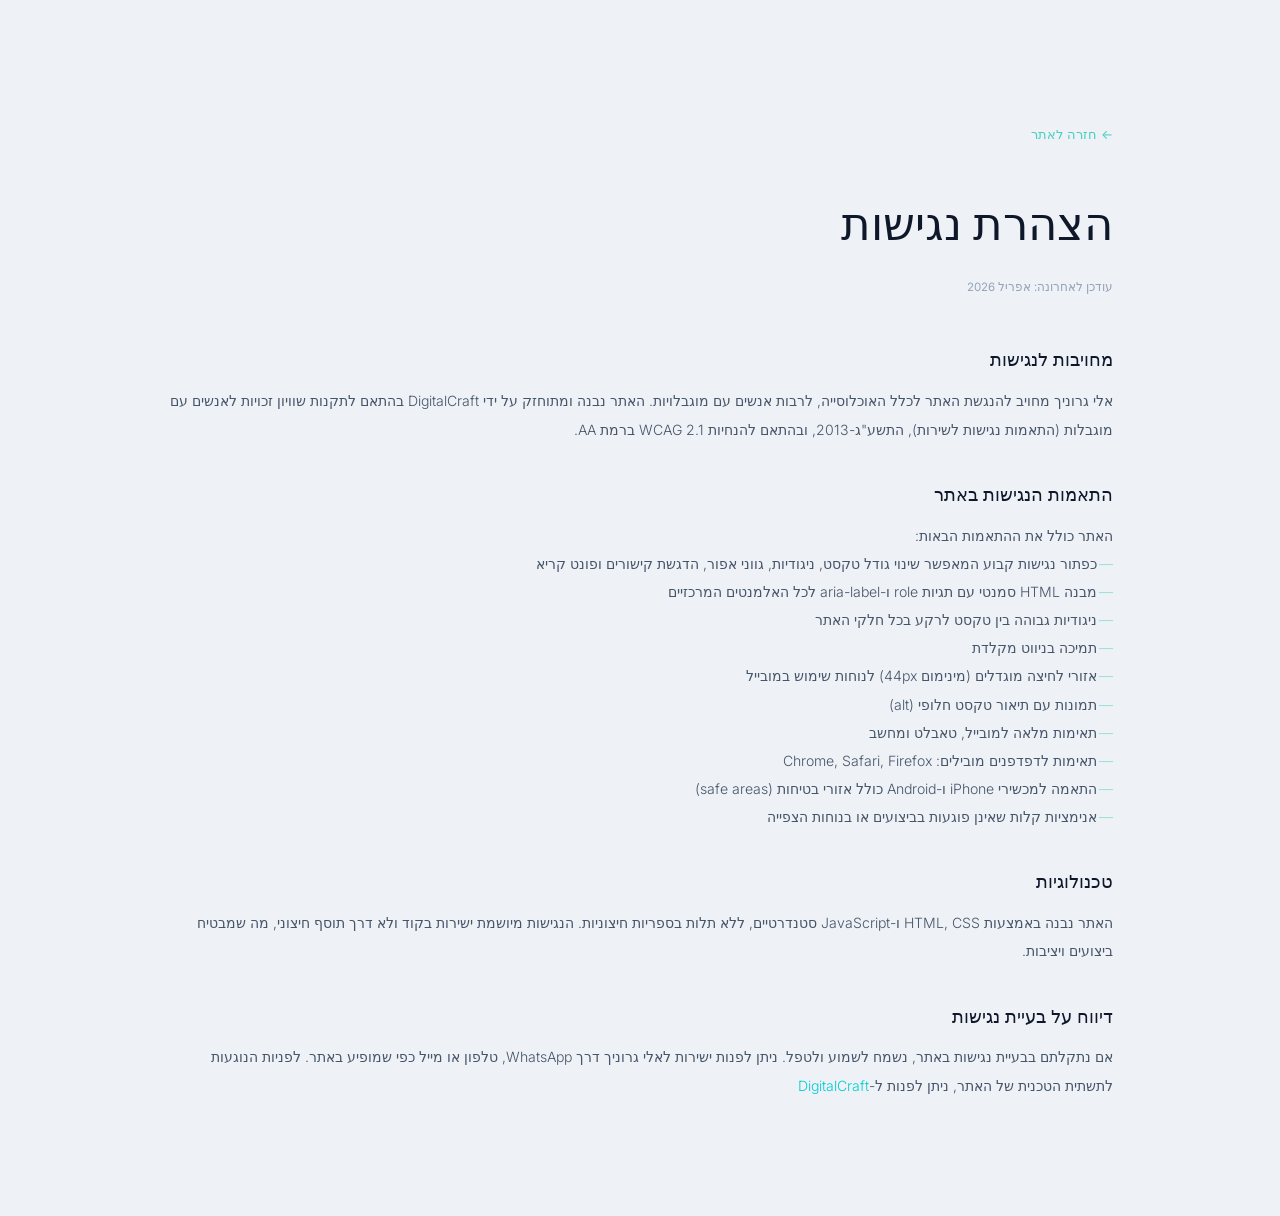
<file: accessibility.html>
<!DOCTYPE html>
<html lang="he" dir="rtl">
<head>
    <meta charset="UTF-8">
    <meta name="viewport" content="width=device-width, initial-scale=1.0, viewport-fit=cover">
    <title>הצהרת נגישות | אלי גרוניך</title>
    <link rel="preconnect" href="https://fonts.googleapis.com">
    <link rel="preconnect" href="https://fonts.gstatic.com" crossorigin>
    <link href="https://fonts.googleapis.com/css2?family=Frank+Ruhl+Libre:wght@300;400;500;700&family=Inter:wght@300;400;500;600&display=swap" rel="stylesheet">
    <link rel="stylesheet" href="style.css">
    <style>
        .legal-page { min-height: 100vh; padding: 120px 0 80px; }
        .legal-back { display: inline-flex; align-items: center; gap: 8px; font-size: 0.8rem; color: #00C2A8; margin-bottom: 40px; transition: opacity 0.3s; opacity: 0.7; }
        .legal-back:hover { opacity: 1; }
        .legal-title { font-family: var(--font-hebrew); font-size: clamp(1.8rem, 4vw, 2.8rem); font-weight: 300; margin-bottom: 16px; }
        .legal-date { font-size: 0.72rem; color: var(--text-muted); margin-bottom: 48px; }
        .legal-section { margin-bottom: 36px; }
        .legal-section h2 { font-family: var(--font-hebrew); font-size: 1.1rem; font-weight: 400; color: var(--text); margin-bottom: 12px; }
        .legal-section p { font-size: 0.88rem; color: var(--text-secondary); line-height: 2; font-weight: 300; }
        .legal-section ul { list-style: none; padding: 0; }
        .legal-section li { font-size: 0.88rem; color: var(--text-secondary); line-height: 2; font-weight: 300; padding-right: 16px; position: relative; }
        .legal-section li::before { content: '—'; position: absolute; right: 0; color: #00C2A8; opacity: 0.4; }
    </style>
</head>
<body>
    <div class="legal-page">
        <div class="container">
            <a href="index.html" class="legal-back">← חזרה לאתר</a>
            <h1 class="legal-title">הצהרת נגישות</h1>
            <p class="legal-date">עודכן לאחרונה: אפריל 2026</p>

            <div class="legal-section">
                <h2>מחויבות לנגישות</h2>
                <p>
                    אלי גרוניך מחויב להנגשת האתר לכלל האוכלוסייה, לרבות אנשים עם מוגבלויות.
                    האתר נבנה ומתוחזק על ידי DigitalCraft בהתאם לתקנות שוויון זכויות לאנשים
                    עם מוגבלות (התאמות נגישות לשירות), התשע"ג-2013,
                    ובהתאם להנחיות WCAG 2.1 ברמת AA.
                </p>
            </div>

            <div class="legal-section">
                <h2>התאמות הנגישות באתר</h2>
                <p>האתר כולל את ההתאמות הבאות:</p>
                <ul>
                    <li>כפתור נגישות קבוע המאפשר שינוי גודל טקסט, ניגודיות, גווני אפור, הדגשת קישורים ופונט קריא</li>
                    <li>מבנה HTML סמנטי עם תגיות role ו-aria-label לכל האלמנטים המרכזיים</li>
                    <li>ניגודיות גבוהה בין טקסט לרקע בכל חלקי האתר</li>
                    <li>תמיכה בניווט מקלדת</li>
                    <li>אזורי לחיצה מוגדלים (מינימום 44px) לנוחות שימוש במובייל</li>
                    <li>תמונות עם תיאור טקסט חלופי (alt)</li>
                    <li>תאימות מלאה למובייל, טאבלט ומחשב</li>
                    <li>תאימות לדפדפנים מובילים: Chrome, Safari, Firefox</li>
                    <li>התאמה למכשירי iPhone ו-Android כולל אזורי בטיחות (safe areas)</li>
                    <li>אנימציות קלות שאינן פוגעות בביצועים או בנוחות הצפייה</li>
                </ul>
            </div>

            <div class="legal-section">
                <h2>טכנולוגיות</h2>
                <p>
                    האתר נבנה באמצעות HTML, CSS ו-JavaScript סטנדרטיים,
                    ללא תלות בספריות חיצוניות. הנגישות מיושמת ישירות בקוד
                    ולא דרך תוסף חיצוני, מה שמבטיח ביצועים ויציבות.
                </p>
            </div>

            <div class="legal-section">
                <h2>דיווח על בעיית נגישות</h2>
                <p>
                    אם נתקלתם בבעיית נגישות באתר, נשמח לשמוע ולטפל.
                    ניתן לפנות ישירות לאלי גרוניך דרך WhatsApp, טלפון או מייל
                    כפי שמופיע באתר.
                    לפניות הנוגעות לתשתית הטכנית של האתר, ניתן לפנות ל-<a href="https://digitalcraft.co.il/" target="_blank" style="color: #00CED1;">DigitalCraft</a>
                </p>
            </div>
        </div>
    </div>
</body>
</html>
</file>
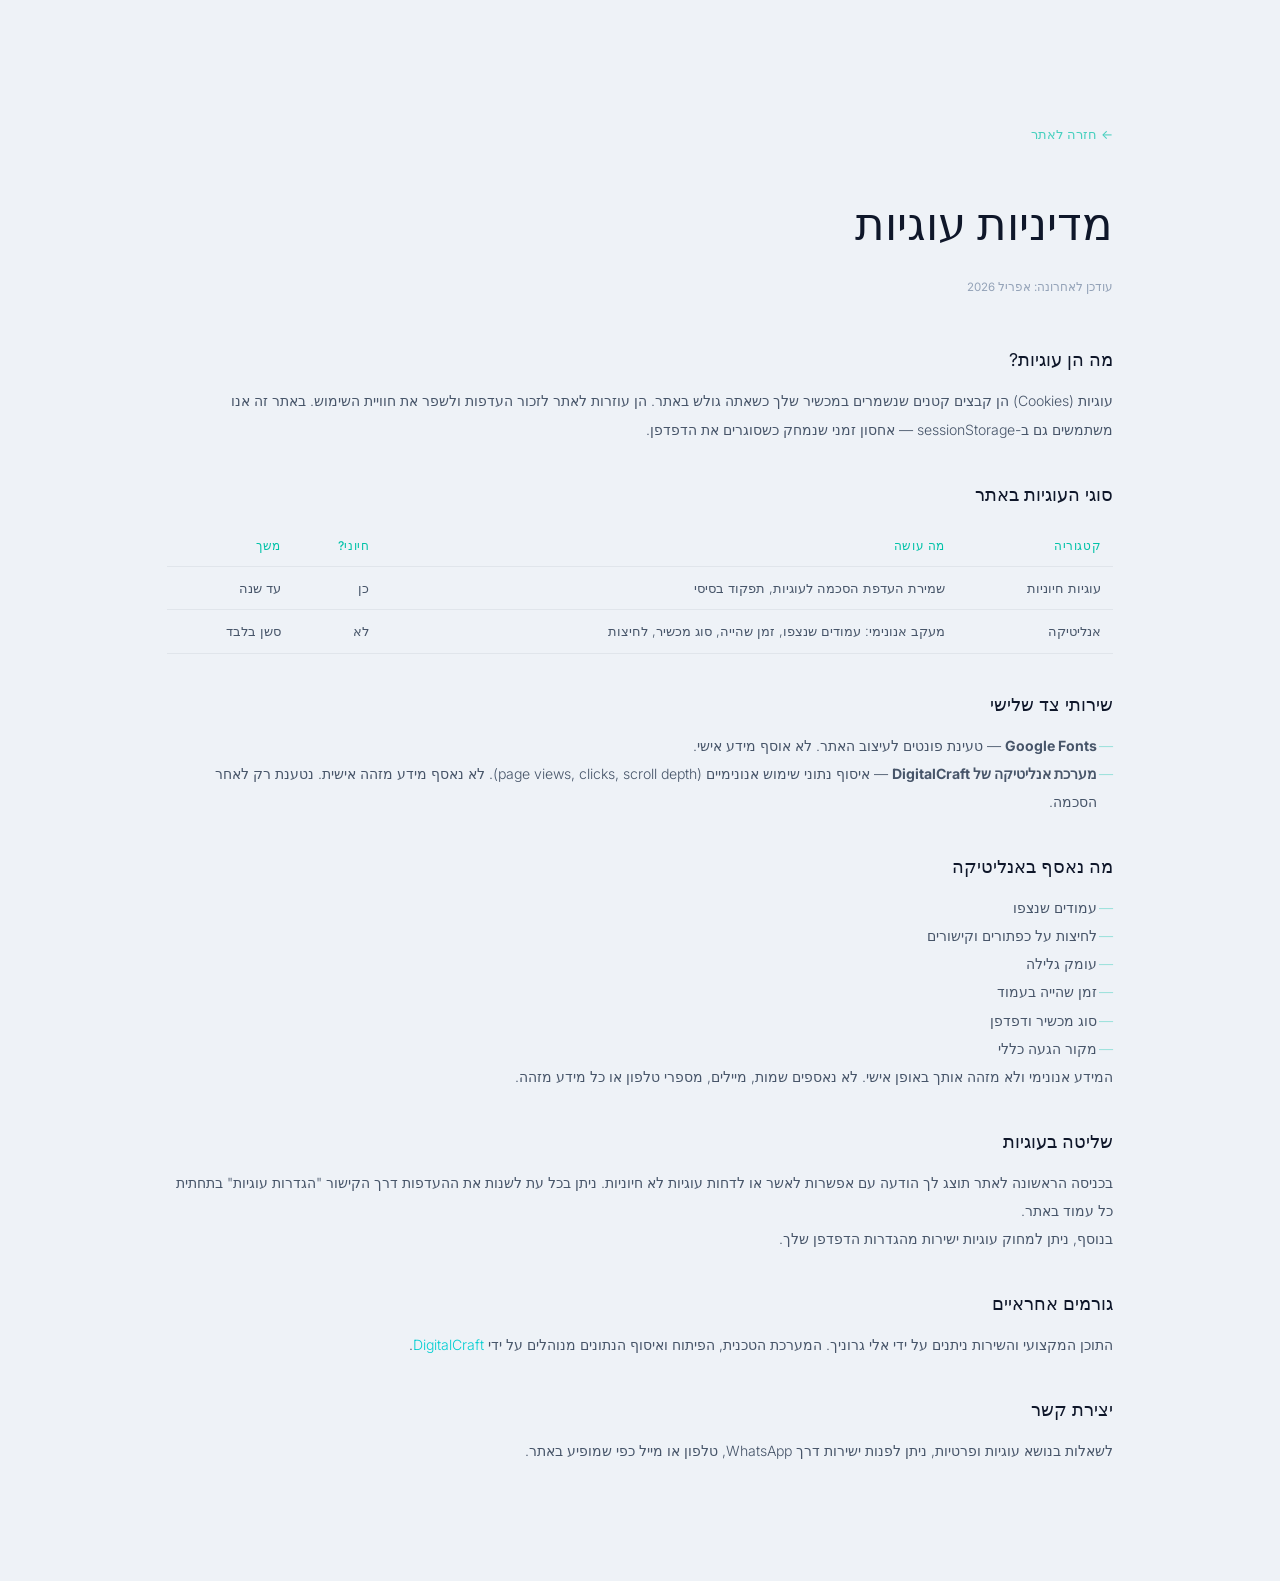
<file: cookies.html>
<!DOCTYPE html>
<html lang="he" dir="rtl">
<head>
    <meta charset="UTF-8">
    <meta name="viewport" content="width=device-width, initial-scale=1.0, viewport-fit=cover">
    <title>מדיניות עוגיות | אלי גרוניך</title>
    <link rel="preconnect" href="https://fonts.googleapis.com">
    <link rel="preconnect" href="https://fonts.gstatic.com" crossorigin>
    <link href="https://fonts.googleapis.com/css2?family=Frank+Ruhl+Libre:wght@300;400;500;700&family=Inter:wght@300;400;500;600&display=swap" rel="stylesheet">
    <link rel="stylesheet" href="style.css">
    <style>
        .legal-page { min-height: 100vh; padding: 120px 0 80px; }
        .legal-back { display: inline-flex; align-items: center; gap: 8px; font-size: 0.8rem; color: #00C2A8; margin-bottom: 40px; transition: opacity 0.3s; opacity: 0.7; }
        .legal-back:hover { opacity: 1; }
        .legal-title { font-family: var(--font-hebrew); font-size: clamp(1.8rem, 4vw, 2.8rem); font-weight: 300; margin-bottom: 16px; }
        .legal-date { font-size: 0.72rem; color: var(--text-muted); margin-bottom: 48px; }
        .legal-section { margin-bottom: 36px; }
        .legal-section h2 { font-family: var(--font-hebrew); font-size: 1.1rem; font-weight: 400; color: var(--text); margin-bottom: 12px; }
        .legal-section p { font-size: 0.88rem; color: var(--text-secondary); line-height: 2; font-weight: 300; }
        .legal-section ul { list-style: none; padding: 0; }
        .legal-section li { font-size: 0.88rem; color: var(--text-secondary); line-height: 2; font-weight: 300; padding-right: 16px; position: relative; }
        .legal-section li::before { content: '—'; position: absolute; right: 0; color: #00C2A8; opacity: 0.4; }
        .legal-table { width: 100%; border-collapse: collapse; margin: 16px 0; }
        .legal-table th, .legal-table td { text-align: right; padding: 10px 12px; font-size: 0.82rem; border-bottom: 1px solid rgba(15, 23, 42, 0.06); }
        .legal-table th { color: #00C2A8; font-weight: 500; font-size: 0.75rem; letter-spacing: 0.05em; }
        .legal-table td { color: var(--text-secondary); font-weight: 300; }
    </style>
</head>
<body>
    <div class="legal-page">
        <div class="container">
            <a href="index.html" class="legal-back">← חזרה לאתר</a>
            <h1 class="legal-title">מדיניות עוגיות</h1>
            <p class="legal-date">עודכן לאחרונה: אפריל 2026</p>

            <div class="legal-section">
                <h2>מה הן עוגיות?</h2>
                <p>
                    עוגיות (Cookies) הן קבצים קטנים שנשמרים במכשיר שלך כשאתה גולש באתר.
                    הן עוזרות לאתר לזכור העדפות ולשפר את חוויית השימוש.
                    באתר זה אנו משתמשים גם ב-sessionStorage — אחסון זמני שנמחק כשסוגרים את הדפדפן.
                </p>
            </div>

            <div class="legal-section">
                <h2>סוגי העוגיות באתר</h2>
                <table class="legal-table">
                    <tr>
                        <th>קטגוריה</th>
                        <th>מה עושה</th>
                        <th>חיוני?</th>
                        <th>משך</th>
                    </tr>
                    <tr>
                        <td>עוגיות חיוניות</td>
                        <td>שמירת העדפת הסכמה לעוגיות, תפקוד בסיסי</td>
                        <td>כן</td>
                        <td>עד שנה</td>
                    </tr>
                    <tr>
                        <td>אנליטיקה</td>
                        <td>מעקב אנונימי: עמודים שנצפו, זמן שהייה, סוג מכשיר, לחיצות</td>
                        <td>לא</td>
                        <td>סשן בלבד</td>
                    </tr>
                </table>
            </div>

            <div class="legal-section">
                <h2>שירותי צד שלישי</h2>
                <ul>
                    <li><strong>Google Fonts</strong> — טעינת פונטים לעיצוב האתר. לא אוסף מידע אישי.</li>
                    <li><strong>מערכת אנליטיקה של DigitalCraft</strong> — איסוף נתוני שימוש אנונימיים (page views, clicks, scroll depth). לא נאסף מידע מזהה אישית. נטענת רק לאחר הסכמה.</li>
                </ul>
            </div>

            <div class="legal-section">
                <h2>מה נאסף באנליטיקה</h2>
                <ul>
                    <li>עמודים שנצפו</li>
                    <li>לחיצות על כפתורים וקישורים</li>
                    <li>עומק גלילה</li>
                    <li>זמן שהייה בעמוד</li>
                    <li>סוג מכשיר ודפדפן</li>
                    <li>מקור הגעה כללי</li>
                </ul>
                <p>
                    המידע אנונימי ולא מזהה אותך באופן אישי.
                    לא נאספים שמות, מיילים, מספרי טלפון או כל מידע מזהה.
                </p>
            </div>

            <div class="legal-section">
                <h2>שליטה בעוגיות</h2>
                <p>
                    בכניסה הראשונה לאתר תוצג לך הודעה עם אפשרות לאשר או לדחות עוגיות לא חיוניות.
                    ניתן בכל עת לשנות את ההעדפות דרך הקישור "הגדרות עוגיות" בתחתית כל עמוד באתר.
                </p>
                <p>
                    בנוסף, ניתן למחוק עוגיות ישירות מהגדרות הדפדפן שלך.
                </p>
            </div>

            <div class="legal-section">
                <h2>גורמים אחראיים</h2>
                <p>
                    התוכן המקצועי והשירות ניתנים על ידי אלי גרוניך.
                    המערכת הטכנית, הפיתוח ואיסוף הנתונים מנוהלים על ידי
                    <a href="https://digitalcraft.co.il/" target="_blank" style="color: #00CED1;">DigitalCraft</a>.
                </p>
            </div>

            <div class="legal-section">
                <h2>יצירת קשר</h2>
                <p>
                    לשאלות בנושא עוגיות ופרטיות, ניתן לפנות ישירות דרך WhatsApp, טלפון או מייל כפי שמופיע באתר.
                </p>
            </div>
        </div>
    </div>
</body>
</html>
</file>
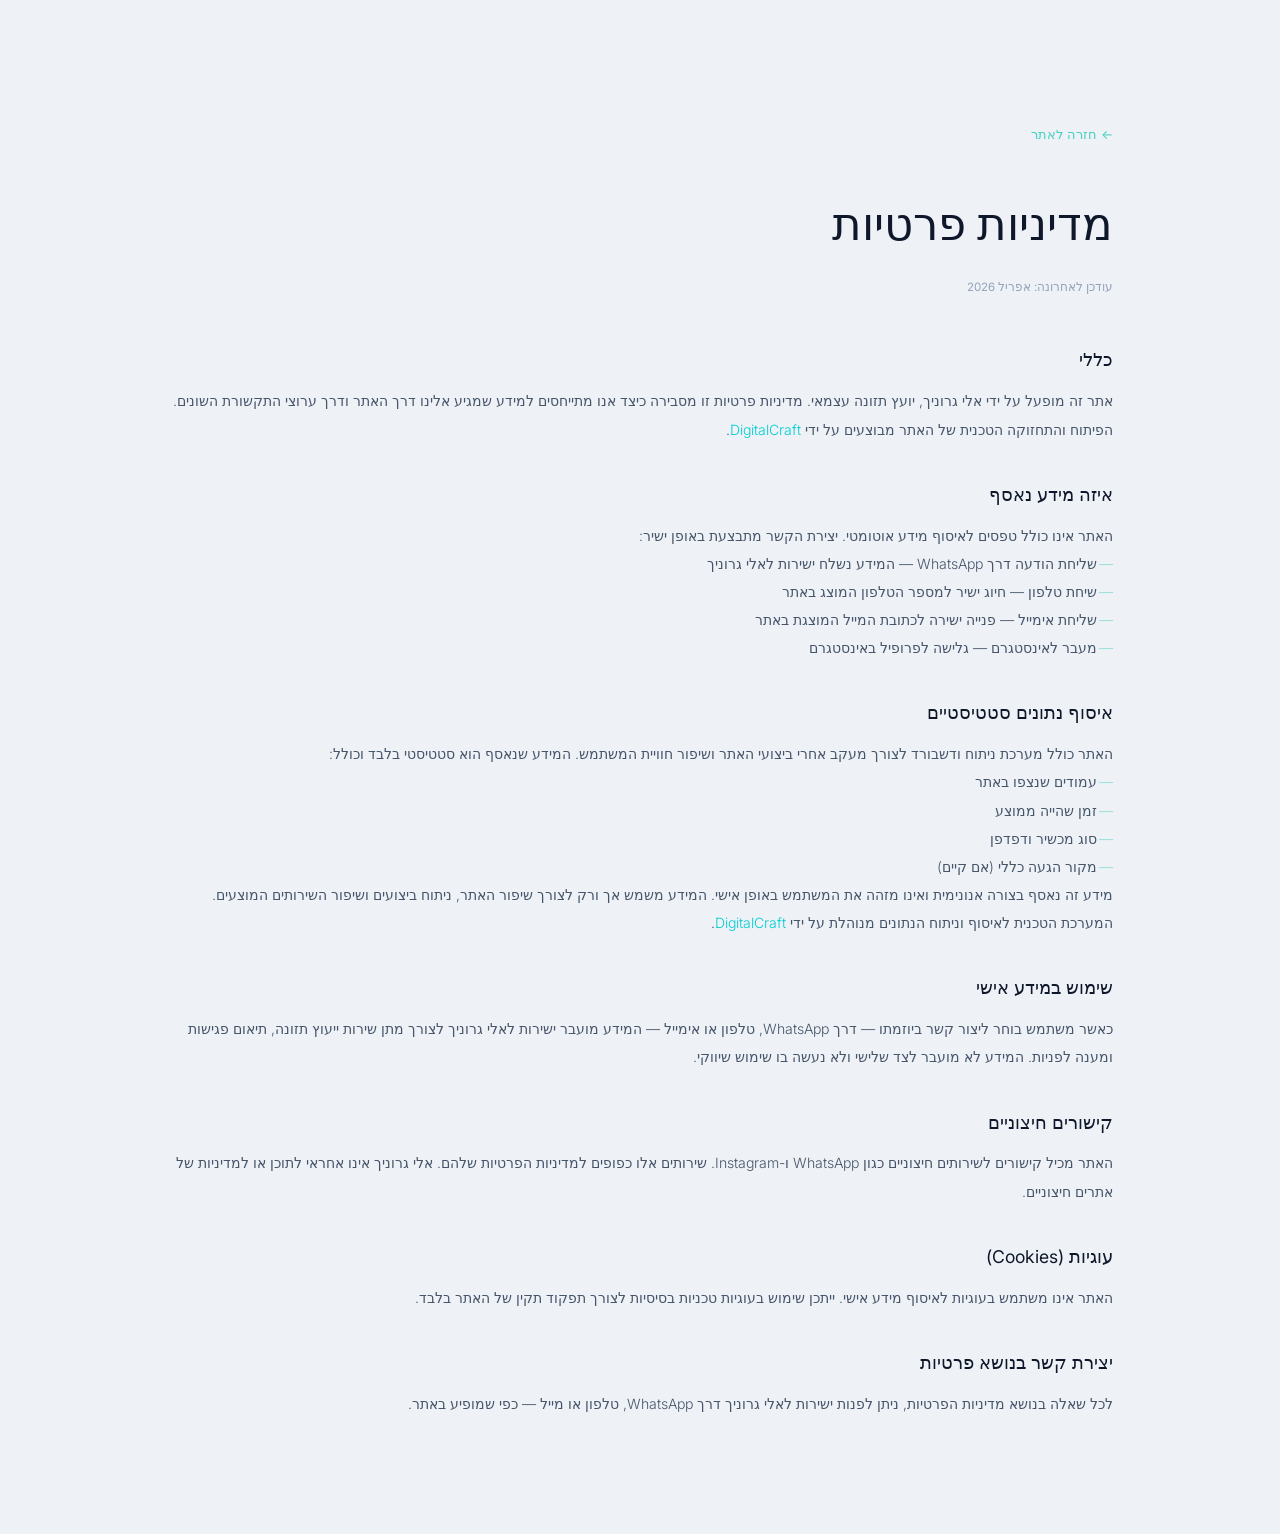
<file: privacy.html>
<!DOCTYPE html>
<html lang="he" dir="rtl">
<head>
    <meta charset="UTF-8">
    <meta name="viewport" content="width=device-width, initial-scale=1.0, viewport-fit=cover">
    <title>מדיניות פרטיות | אלי גרוניך</title>
    <link rel="preconnect" href="https://fonts.googleapis.com">
    <link rel="preconnect" href="https://fonts.gstatic.com" crossorigin>
    <link href="https://fonts.googleapis.com/css2?family=Frank+Ruhl+Libre:wght@300;400;500;700&family=Inter:wght@300;400;500;600&display=swap" rel="stylesheet">
    <link rel="stylesheet" href="style.css">
    <style>
        .legal-page { min-height: 100vh; padding: 120px 0 80px; }
        .legal-back { display: inline-flex; align-items: center; gap: 8px; font-size: 0.8rem; color: #00C2A8; margin-bottom: 40px; transition: opacity 0.3s; opacity: 0.7; }
        .legal-back:hover { opacity: 1; }
        .legal-title { font-family: var(--font-hebrew); font-size: clamp(1.8rem, 4vw, 2.8rem); font-weight: 300; margin-bottom: 16px; }
        .legal-date { font-size: 0.72rem; color: var(--text-muted); margin-bottom: 48px; }
        .legal-section { margin-bottom: 36px; }
        .legal-section h2 { font-family: var(--font-hebrew); font-size: 1.1rem; font-weight: 400; color: var(--text); margin-bottom: 12px; }
        .legal-section p { font-size: 0.88rem; color: var(--text-secondary); line-height: 2; font-weight: 300; }
        .legal-section ul { list-style: none; padding: 0; }
        .legal-section li { font-size: 0.88rem; color: var(--text-secondary); line-height: 2; font-weight: 300; padding-right: 16px; position: relative; }
        .legal-section li::before { content: '—'; position: absolute; right: 0; color: #00C2A8; opacity: 0.4; }
    </style>
</head>
<body>
    <div class="legal-page">
        <div class="container">
            <a href="index.html" class="legal-back">← חזרה לאתר</a>
            <h1 class="legal-title">מדיניות פרטיות</h1>
            <p class="legal-date">עודכן לאחרונה: אפריל 2026</p>

            <div class="legal-section">
                <h2>כללי</h2>
                <p>
                    אתר זה מופעל על ידי אלי גרוניך, יועץ תזונה עצמאי.
                    מדיניות פרטיות זו מסבירה כיצד אנו מתייחסים למידע שמגיע אלינו
                    דרך האתר ודרך ערוצי התקשורת השונים.
                    הפיתוח והתחזוקה הטכנית של האתר מבוצעים על ידי <a href="https://digitalcraft.co.il/" target="_blank" style="color: #00CED1;">DigitalCraft</a>.
                </p>
            </div>

            <div class="legal-section">
                <h2>איזה מידע נאסף</h2>
                <p>האתר אינו כולל טפסים לאיסוף מידע אוטומטי. יצירת הקשר מתבצעת באופן ישיר:</p>
                <ul>
                    <li>שליחת הודעה דרך WhatsApp — המידע נשלח ישירות לאלי גרוניך</li>
                    <li>שיחת טלפון — חיוג ישיר למספר הטלפון המוצג באתר</li>
                    <li>שליחת אימייל — פנייה ישירה לכתובת המייל המוצגת באתר</li>
                    <li>מעבר לאינסטגרם — גלישה לפרופיל באינסטגרם</li>
                </ul>
            </div>

            <div class="legal-section">
                <h2>איסוף נתונים סטטיסטיים</h2>
                <p>
                    האתר כולל מערכת ניתוח ודשבורד לצורך מעקב אחרי ביצועי האתר
                    ושיפור חוויית המשתמש. המידע שנאסף הוא סטטיסטי בלבד וכולל:
                </p>
                <ul>
                    <li>עמודים שנצפו באתר</li>
                    <li>זמן שהייה ממוצע</li>
                    <li>סוג מכשיר ודפדפן</li>
                    <li>מקור הגעה כללי (אם קיים)</li>
                </ul>
                <p>
                    מידע זה נאסף בצורה אנונימית ואינו מזהה את המשתמש באופן אישי.
                    המידע משמש אך ורק לצורך שיפור האתר, ניתוח ביצועים ושיפור השירותים המוצעים.
                    המערכת הטכנית לאיסוף וניתוח הנתונים מנוהלת על ידי <a href="https://digitalcraft.co.il/" target="_blank" style="color: #00CED1;">DigitalCraft</a>.
                </p>
            </div>

            <div class="legal-section">
                <h2>שימוש במידע אישי</h2>
                <p>
                    כאשר משתמש בוחר ליצור קשר ביוזמתו — דרך WhatsApp, טלפון או אימייל —
                    המידע מועבר ישירות לאלי גרוניך לצורך מתן שירות ייעוץ תזונה,
                    תיאום פגישות ומענה לפניות.
                    המידע לא מועבר לצד שלישי ולא נעשה בו שימוש שיווקי.
                </p>
            </div>

            <div class="legal-section">
                <h2>קישורים חיצוניים</h2>
                <p>
                    האתר מכיל קישורים לשירותים חיצוניים כגון WhatsApp ו-Instagram.
                    שירותים אלו כפופים למדיניות הפרטיות שלהם.
                    אלי גרוניך אינו אחראי לתוכן או למדיניות של אתרים חיצוניים.
                </p>
            </div>

            <div class="legal-section">
                <h2>עוגיות (Cookies)</h2>
                <p>
                    האתר אינו משתמש בעוגיות לאיסוף מידע אישי.
                    ייתכן שימוש בעוגיות טכניות בסיסיות לצורך תפקוד תקין של האתר בלבד.
                </p>
            </div>

            <div class="legal-section">
                <h2>יצירת קשר בנושא פרטיות</h2>
                <p>
                    לכל שאלה בנושא מדיניות הפרטיות, ניתן לפנות ישירות לאלי גרוניך
                    דרך WhatsApp, טלפון או מייל — כפי שמופיע באתר.
                </p>
            </div>
        </div>
    </div>
</body>
</html>
</file>
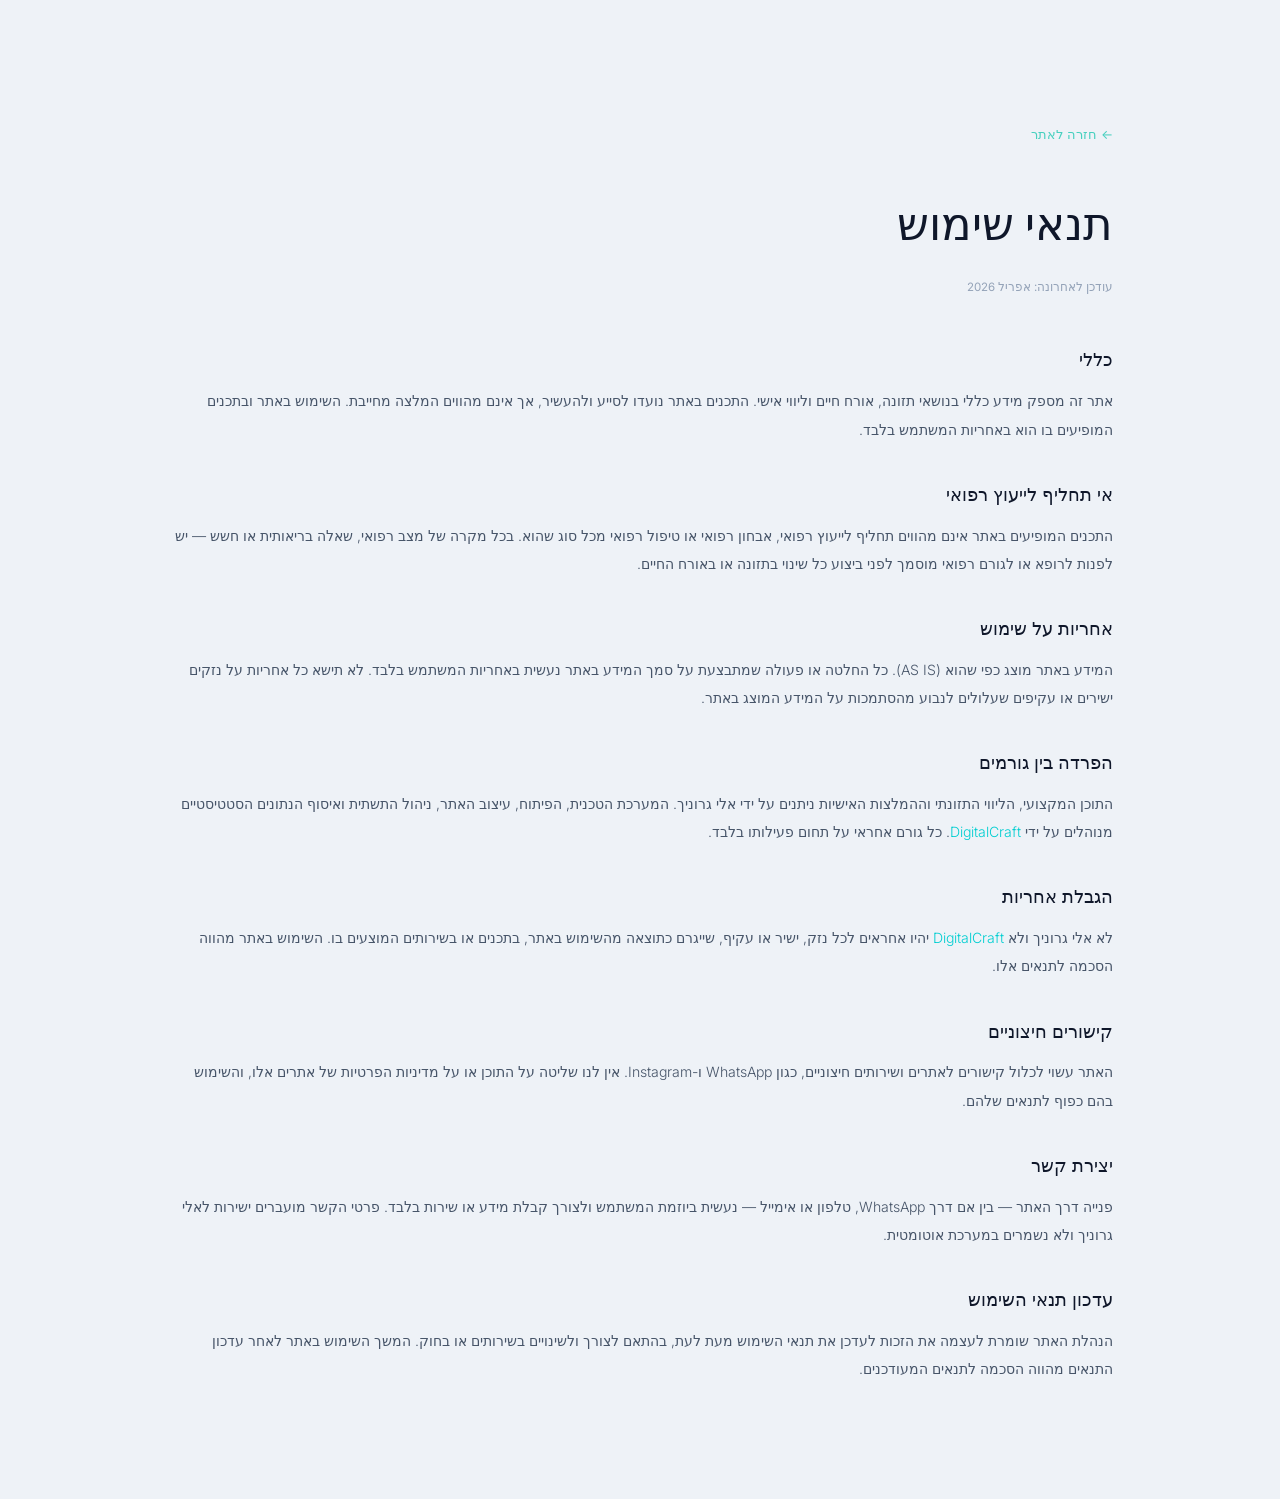
<file: terms.html>
<!DOCTYPE html>
<html lang="he" dir="rtl">
<head>
    <meta charset="UTF-8">
    <meta name="viewport" content="width=device-width, initial-scale=1.0, viewport-fit=cover">
    <title>תנאי שימוש | אלי גרוניך</title>
    <link rel="preconnect" href="https://fonts.googleapis.com">
    <link rel="preconnect" href="https://fonts.gstatic.com" crossorigin>
    <link href="https://fonts.googleapis.com/css2?family=Frank+Ruhl+Libre:wght@300;400;500;700&family=Inter:wght@300;400;500;600&display=swap" rel="stylesheet">
    <link rel="stylesheet" href="style.css">
    <style>
        .legal-page { min-height: 100vh; padding: 120px 0 80px; }
        .legal-back { display: inline-flex; align-items: center; gap: 8px; font-size: 0.8rem; color: #00C2A8; margin-bottom: 40px; transition: opacity 0.3s; opacity: 0.7; }
        .legal-back:hover { opacity: 1; }
        .legal-title { font-family: var(--font-hebrew); font-size: clamp(1.8rem, 4vw, 2.8rem); font-weight: 300; margin-bottom: 16px; }
        .legal-date { font-size: 0.72rem; color: var(--text-muted); margin-bottom: 48px; }
        .legal-section { margin-bottom: 36px; }
        .legal-section h2 { font-family: var(--font-hebrew); font-size: 1.1rem; font-weight: 400; color: var(--text); margin-bottom: 12px; }
        .legal-section p { font-size: 0.88rem; color: var(--text-secondary); line-height: 2; font-weight: 300; }
    </style>
</head>
<body>
    <div class="legal-page">
        <div class="container">
            <a href="index.html" class="legal-back">← חזרה לאתר</a>
            <h1 class="legal-title">תנאי שימוש</h1>
            <p class="legal-date">עודכן לאחרונה: אפריל 2026</p>

            <div class="legal-section">
                <h2>כללי</h2>
                <p>
                    אתר זה מספק מידע כללי בנושאי תזונה, אורח חיים וליווי אישי.
                    התכנים באתר נועדו לסייע ולהעשיר, אך אינם מהווים המלצה מחייבת.
                    השימוש באתר ובתכנים המופיעים בו הוא באחריות המשתמש בלבד.
                </p>
            </div>

            <div class="legal-section">
                <h2>אי תחליף לייעוץ רפואי</h2>
                <p>
                    התכנים המופיעים באתר אינם מהווים תחליף לייעוץ רפואי,
                    אבחון רפואי או טיפול רפואי מכל סוג שהוא.
                    בכל מקרה של מצב רפואי, שאלה בריאותית או חשש —
                    יש לפנות לרופא או לגורם רפואי מוסמך לפני ביצוע כל שינוי בתזונה או באורח החיים.
                </p>
            </div>

            <div class="legal-section">
                <h2>אחריות על שימוש</h2>
                <p>
                    המידע באתר מוצג כפי שהוא (AS IS).
                    כל החלטה או פעולה שמתבצעת על סמך המידע באתר
                    נעשית באחריות המשתמש בלבד.
                    לא תישא כל אחריות על נזקים ישירים או עקיפים
                    שעלולים לנבוע מהסתמכות על המידע המוצג באתר.
                </p>
            </div>

            <div class="legal-section">
                <h2>הפרדה בין גורמים</h2>
                <p>
                    התוכן המקצועי, הליווי התזונתי וההמלצות האישיות ניתנים על ידי אלי גרוניך.
                    המערכת הטכנית, הפיתוח, עיצוב האתר, ניהול התשתית ואיסוף הנתונים הסטטיסטיים
                    מנוהלים על ידי <a href="https://digitalcraft.co.il/" target="_blank" style="color: #00CED1;">DigitalCraft</a>.
                    כל גורם אחראי על תחום פעילותו בלבד.
                </p>
            </div>

            <div class="legal-section">
                <h2>הגבלת אחריות</h2>
                <p>
                    לא אלי גרוניך ולא <a href="https://digitalcraft.co.il/" target="_blank" style="color: #00CED1;">DigitalCraft</a>
                    יהיו אחראים לכל נזק, ישיר או עקיף,
                    שייגרם כתוצאה מהשימוש באתר, בתכנים או בשירותים המוצעים בו.
                    השימוש באתר מהווה הסכמה לתנאים אלו.
                </p>
            </div>

            <div class="legal-section">
                <h2>קישורים חיצוניים</h2>
                <p>
                    האתר עשוי לכלול קישורים לאתרים ושירותים חיצוניים,
                    כגון WhatsApp ו-Instagram.
                    אין לנו שליטה על התוכן או על מדיניות הפרטיות של אתרים אלו,
                    והשימוש בהם כפוף לתנאים שלהם.
                </p>
            </div>

            <div class="legal-section">
                <h2>יצירת קשר</h2>
                <p>
                    פנייה דרך האתר — בין אם דרך WhatsApp, טלפון או אימייל —
                    נעשית ביוזמת המשתמש ולצורך קבלת מידע או שירות בלבד.
                    פרטי הקשר מועברים ישירות לאלי גרוניך ולא נשמרים במערכת אוטומטית.
                </p>
            </div>

            <div class="legal-section">
                <h2>עדכון תנאי השימוש</h2>
                <p>
                    הנהלת האתר שומרת לעצמה את הזכות לעדכן את תנאי השימוש מעת לעת,
                    בהתאם לצורך ולשינויים בשירותים או בחוק.
                    המשך השימוש באתר לאחר עדכון התנאים מהווה הסכמה לתנאים המעודכנים.
                </p>
            </div>
        </div>
    </div>
</body>
</html>
</file>
<file: style.css>
/* ============================================
   ELI GRONICH — Premium Visual System
   ============================================ */

*, *::before, *::after { margin: 0; padding: 0; box-sizing: border-box; }

:root {
    --bg-deep: #EEF2F7;
    --bg: #F7F9FC;
    --bg-elevated: #FFFFFF;
    --bg-card: #FFFFFF;
    --bg-warm: #F1F5FA;
    --bg-light: #EDF1F7;
    --bg-dark: #0F172A;
    --text: #0F172A;
    --text-high: #1E293B;
    --text-secondary: #475569;
    --text-muted: #94A3B8;
    --accent: #00C2A8;
    --accent-light: #009E8E;
    --accent-subtle: rgba(0, 194, 168, 0.08);
    --border: rgba(15, 23, 42, 0.08);
    --border-subtle: rgba(15, 23, 42, 0.04);
    --glow-accent: rgba(0, 194, 168, 0.06);
    --glow-neutral: rgba(15, 23, 42, 0.02);
    --shadow-sm: 0 1px 3px rgba(15, 23, 42, 0.04);
    --shadow-card: 0 2px 16px rgba(15, 23, 42, 0.05), 0 0 0 1px rgba(15, 23, 42, 0.03);
    --shadow-card-hover: 0 8px 28px rgba(15, 23, 42, 0.08), 0 0 0 1px rgba(0, 194, 168, 0.1);
    --gradient-accent: linear-gradient(135deg, #00C2A8, #00A896);
    --gradient-hero: linear-gradient(180deg, #EEF2F7 0%, #F7F9FC 60%, #FFFFFF 100%);
    --gradient-glow: radial-gradient(ellipse 60% 50% at 50% 30%, rgba(0, 194, 168, 0.04) 0%, transparent 60%);
    --font-sans: 'Inter', 'Heebo', -apple-system, BlinkMacSystemFont, sans-serif;
    --font-hebrew: 'Heebo', 'Inter', sans-serif;
    --font-serif: 'Heebo', sans-serif;
    --ease: cubic-bezier(0.16, 1, 0.3, 1);
    --ease-smooth: cubic-bezier(0.45, 0, 0.15, 1);
}

html { scroll-behavior: smooth; -webkit-font-smoothing: antialiased; -moz-osx-font-smoothing: grayscale; }

body {
    font-family: var(--font-sans);
    background: var(--bg-deep);
    color: var(--text);
    line-height: 1.7;
    direction: rtl;
}

/* === GLOBAL FILM GRAIN === removed for Safari fixed-position compatibility */

::selection { background: var(--accent); color: #FFFFFF; }
a { color: inherit; text-decoration: none; }
img { max-width: 100%; display: block; }
button { border: none; background: none; cursor: pointer; font-family: inherit; color: inherit; }


/* ===================== PRELOADER ===================== */
.preloader { position: fixed; inset: 0; z-index: 9999; background: var(--bg-deep); display: flex; align-items: center; justify-content: center; transition: opacity 1s var(--ease), visibility 1s; }
.preloader.hidden { opacity: 0; visibility: hidden; pointer-events: none; }
.preloader-inner { display: flex; flex-direction: column; align-items: center; gap: 32px; }
.preloader-text { font-family: var(--font-serif); font-size: 1.6rem; color: var(--accent); letter-spacing: 0.4em; font-weight: 400; opacity: 0.8; }
.preloader-line { width: 40px; height: 1px; background: var(--accent); opacity: 0.5; animation: preloaderLine 1.8s var(--ease-smooth) infinite; }
@keyframes preloaderLine {
    0% { transform: scaleX(0); transform-origin: right; opacity: 0; }
    50% { transform: scaleX(1); opacity: 0.5; }
    100% { transform: scaleX(0); transform-origin: left; opacity: 0; }
}


/* ===================== LAYOUT ===================== */
.container { max-width: 1100px; margin: 0 auto; padding: 0 clamp(28px, 6vw, 90px); }


/* ===================== NAV ===================== */
.nav { position: fixed; top: 0; left: 0; right: 0; z-index: 10000; height: 88px; background: rgba(255,255,255,0.92); backdrop-filter: blur(20px); -webkit-backdrop-filter: blur(20px); border-bottom: 1px solid rgba(15, 23, 42, 0.06); }
.nav.scrolled { height: 64px; box-shadow: 0 2px 16px rgba(15, 23, 42, 0.06); }
.nav-inner { max-width: 1100px; margin: 0 auto; padding: 0 clamp(28px, 6vw, 90px); height: 100%; display: flex; align-items: center; justify-content: space-between; }
.nav-logo { display: flex; align-items: center; gap: 14px; }
.logo-text { font-family: var(--font-sans); font-size: 1.3rem; font-weight: 700; color: #00C2A8; letter-spacing: 0.12em; transition: color 0.3s; }
.nav-logo:hover .logo-text { color: #33D4BC; }
.logo-divider { width: 1px; height: 20px; background: rgba(0, 194, 168, 0.3); }
.logo-sub { font-family: var(--font-hebrew); font-size: 0.82rem; color: var(--text-secondary); font-weight: 400; letter-spacing: 0.04em; }
.nav-links { display: flex; align-items: center; gap: 36px; }
.nav-link { font-size: 0.78rem; color: var(--text-secondary); transition: color 0.4s; position: relative; letter-spacing: 0.01em; }
.nav-link::after { content: ''; position: absolute; bottom: -5px; right: 0; width: 0; height: 1px; background: var(--accent); transition: width 0.5s var(--ease); }
.nav-link:hover { color: var(--text); }
.nav-link:hover::after { width: 100%; }
.nav-link-cta { color: #00C2A8; border: 1px solid rgba(0, 194, 168, 0.35); padding: 9px 24px; transition: all 0.4s var(--ease); font-weight: 500; border-radius: 4px; }
.nav-link-cta::after { display: none; }
.nav-link-cta:hover { background: var(--accent); color: #FFFFFF; border-color: var(--accent); }
.nav-toggle { display: none; flex-direction: column; gap: 7px; padding: 10px; }
.nav-toggle span { display: block; width: 20px; height: 1px; background: var(--text); transition: transform 0.5s var(--ease), opacity 0.4s; }
.nav-toggle.active span:first-child { transform: translateY(4px) rotate(45deg); }
.nav-toggle.active span:last-child { transform: translateY(-4px) rotate(-45deg); }


/* ===================== MOBILE MENU ===================== */
.mobile-menu { position: fixed; inset: 0; z-index: 999; background: rgba(255, 255, 255, 0.97); backdrop-filter: blur(40px); display: flex; align-items: center; justify-content: center; opacity: 0; visibility: hidden; transition: opacity 0.6s var(--ease), visibility 0.6s; }
.mobile-menu.active { opacity: 1; visibility: visible; }
.mobile-menu-inner { display: flex; flex-direction: column; align-items: center; gap: 36px; }
.mobile-link { font-family: var(--font-hebrew); font-size: 1.6rem; font-weight: 300; color: var(--text-secondary); transition: color 0.4s; }
.mobile-link:hover { color: var(--accent); }
.mobile-link-cta { color: var(--accent); }


/* ===================== HERO ===================== */
.hero {
    position: relative;
    min-height: 100vh;
    display: flex;
    flex-direction: column;
    align-items: center;
    justify-content: center;
    overflow: hidden;
    padding: 180px 28px 140px;
    background: var(--gradient-hero);
}

.hero-bg { position: absolute; inset: 0; }

.hero-grain {
    position: absolute; inset: 0;
    background-image: url("data:image/svg+xml,%3Csvg viewBox='0 0 256 256' xmlns='http://www.w3.org/2000/svg'%3E%3Cfilter id='n'%3E%3CfeTurbulence type='fractalNoise' baseFrequency='0.85' numOctaves='4' stitchTiles='stitch'/%3E%3C/filter%3E%3Crect width='100%25' height='100%25' filter='url(%23n)' opacity='0.015'/%3E%3C/svg%3E");
    opacity: 0.4;
    pointer-events: none;
}

.hero-gradient {
    position: absolute; inset: 0;
    background:
        /* Primary directional light — top left */
        radial-gradient(ellipse 60% 50% at 25% -10%, rgba(255,255,255,0.045) 0%, transparent 65%),
        /* Warm accent center-top */
        radial-gradient(ellipse 45% 40% at 45% 5%, rgba(0, 194, 168, 0.06) 0%, transparent 65%),
        /* Subtle fill right */
        radial-gradient(ellipse 25% 40% at 90% 40%, rgba(255,255,255,0.012) 0%, transparent 50%),
        /* Bottom fade */
        linear-gradient(to bottom, transparent 65%, var(--bg) 100%);
}

.hero-content { position: relative; text-align: center; max-width: 720px; z-index: 2; }

.hero-text-glow {
    position: absolute;
    top: -10%;
    left: 50%;
    transform: translateX(-50%);
    width: 80%;
    height: 50%;
    background: radial-gradient(ellipse 100% 80% at 50% 45%, rgba(0, 194, 168, 0.035) 0%, transparent 60%);
    pointer-events: none;
    animation: heroGlowBreathe 10s ease-in-out infinite;
}

@keyframes heroGlowBreathe {
    0%, 100% { opacity: 1; transform: translateX(-50%) scale(1); }
    50% { opacity: 0.7; transform: translateX(-50%) scale(1.03); }
}

@media (hover: none), (pointer: coarse) {
    .hero-text-glow { opacity: 0.6; animation: none; }
}

.hero-eyebrow { display: flex; align-items: center; justify-content: center; gap: 18px; margin-bottom: 44px; font-size: 0.68rem; letter-spacing: 0.35em; color: var(--accent); font-weight: 400; opacity: 0.85; }
.eyebrow-line { flex: 1; max-width: 120px; height: 1px; background: linear-gradient(to left, rgba(0, 194, 168, 0.5), transparent); opacity: 1; transform: scaleX(0); animation: eyebrowExpand 1.2s var(--ease) 0.5s forwards; }
.eyebrow-line:first-child { background: linear-gradient(to right, rgba(0, 194, 168, 0.5), transparent); transform-origin: left; }
.eyebrow-line:last-child { transform-origin: right; }
@keyframes eyebrowExpand { to { transform: scaleX(1); } }

.hero-title { font-family: var(--font-hebrew); font-size: clamp(3.2rem, 9vw, 6.5rem); font-weight: 700; line-height: 1.2; margin-bottom: 44px; letter-spacing: 0.03em; }
.title-line { display: block; overflow: hidden; }
.title-accent { color: var(--accent); font-style: normal; font-weight: 700; position: relative; display: inline-block; }
.title-underline { position: absolute; bottom: 0.05em; right: 0; width: 100%; height: 1px; background: var(--accent); transform: scaleX(0); transform-origin: right; opacity: 0.18; transition: transform 1.4s var(--ease) 0.8s; }
.title-accent.visible .title-underline, [data-animate].visible .title-underline { transform: scaleX(1); }

.hero-subtitle { font-size: clamp(0.95rem, 1.8vw, 1.1rem); color: #334155; line-height: 1.9; margin-top: 8px; margin-bottom: 56px; font-weight: 400; letter-spacing: 0.01em; }
.hero-actions { display: flex; align-items: center; justify-content: center; }


/* ===================== BUTTONS ===================== */
.btn {
    display: inline-flex;
    align-items: center;
    gap: 10px;
    font-size: 0.86rem;
    font-weight: 500;
    letter-spacing: 0.03em;
    padding: 18px 44px;
    border-radius: 2px;
    transition: all 0.5s var(--ease);
    position: relative;
    overflow: hidden;
}

.btn-primary {
    background: linear-gradient(135deg, #00C2A8 0%, #00A896 50%, #009E8E 100%);
    color: #FFFFFF;
    font-weight: 600;
    box-shadow: 0 4px 16px rgba(0, 194, 168, 0.2), 0 1px 3px rgba(0, 0, 0, 0.06);
    transition: all 0.35s var(--ease);
}

.btn-primary::before { display: none; }
.btn-primary span, .btn-primary svg { position: relative; z-index: 1; }

.btn-primary:hover {
    box-shadow: 0 8px 28px rgba(0, 194, 168, 0.28), 0 2px 6px rgba(0, 0, 0, 0.08);
    transform: translateY(-2px);
    filter: brightness(1.05);
}

.btn-large { padding: 22px 48px; font-size: 1.05rem; }
.btn-full { width: 100%; justify-content: center; }


/* ===================== HERO SCROLL ===================== */
.hero-scroll { position: absolute; bottom: 52px; left: 50%; transform: translateX(-50%); }
.scroll-line { width: 1px; height: 44px; background: linear-gradient(to bottom, rgba(0, 194, 168, 0.3), transparent); animation: scrollPulse 3s var(--ease-smooth) infinite; }
@keyframes scrollPulse { 0%, 100% { opacity: 0.4; transform: scaleY(1); } 50% { opacity: 0.1; transform: scaleY(0.5); } }


/* ===================== HERO COUNTER ===================== */
.hero-counter { position: absolute; bottom: 52px; left: 50%; transform: translateX(-50%); display: flex; align-items: center; gap: 40px; }
.counter-item { text-align: center; }
.counter-number { font-family: var(--font-serif); font-size: 1.6rem; font-weight: 400; color: var(--accent); opacity: 0.85; }
.counter-plus { font-family: var(--font-serif); font-size: 0.9rem; color: var(--accent); opacity: 0.85; }
.counter-label { display: block; font-size: 0.6rem; color: var(--text-muted); letter-spacing: 0.1em; margin-top: 6px; text-transform: uppercase; }
.counter-divider { width: 1px; height: 28px; background: rgba(255, 255, 255, 0.06); }


/* ===================== BRIDGE ===================== */
.section-bridge {
    display: flex;
    align-items: center;
    width: 100%;
    max-width: 800px;
    margin: -16px auto -16px;
    padding: 0 clamp(20px, 4vw, 60px);
    z-index: 2;
    position: relative;
}

.section-bridge::before {
    content: '';
    position: absolute;
    top: 50%;
    left: 50%;
    width: min(500px, 80%);
    height: 80px;
    transform: translate(-50%, -50%);
    background: radial-gradient(ellipse 100% 100% at 50% 50%, rgba(0, 194, 168, 0.06) 0%, transparent 70%);
    pointer-events: none;
}

.bridge-line-side {
    flex: 1;
    min-width: 20px;
    height: 1px;
    background: linear-gradient(to right, transparent, rgba(0, 194, 168, 0.5));
    box-shadow: 0 0 8px rgba(0, 194, 168, 0.06);
}

.bridge-line-side:last-child {
    background: linear-gradient(to left, transparent, rgba(0, 194, 168, 0.5));
}

.bridge-text {
    font-family: var(--font-hebrew);
    font-size: clamp(0.68rem, 2vw, 0.86rem);
    color: var(--accent);
    opacity: 0.8;
    font-weight: 400;
    letter-spacing: 0.04em;
    padding: 0 clamp(12px, 2vw, 24px);
    text-align: center;
    flex-shrink: 0;
}

.marquee-section { border: none; padding: 32px 0; overflow: hidden; background: var(--bg-deep); position: relative; direction: ltr; }
.marquee-track { display: flex; width: max-content; animation: marqueeScroll 50s linear infinite; will-change: transform; }
.marquee-content { display: flex; align-items: center; gap: 44px; padding-left: 44px; white-space: nowrap; font-family: var(--font-hebrew); font-size: 0.95rem; color: var(--text-muted); letter-spacing: 0.06em; font-weight: 500; flex-shrink: 0; direction: rtl; }

@keyframes marqueeScroll {
    0% { transform: translate3d(0, 0, 0); }
    100% { transform: translate3d(-50%, 0, 0); }
}
.marquee-content span:not(.marquee-dot):nth-child(4n+1) { color: var(--accent); font-weight: 600; }
.marquee-content span:not(.marquee-dot):nth-child(6n+3) { color: var(--text); font-weight: 600; }
.marquee-content span:not(.marquee-dot):nth-child(10n+5) { color: var(--accent-light); }
.marquee-dot { width: 5px; height: 5px; border-radius: 50%; background: var(--accent); opacity: 0.35; flex-shrink: 0; box-shadow: 0 0 6px rgba(0, 194, 168, 0.15); }


/* ===================== SECTIONS ===================== */
.section { padding: clamp(100px, 14vw, 200px) 0; position: relative; }
.section-header { margin-bottom: clamp(56px, 8vw, 100px); }
.section-header.center { text-align: center; }
.section-label { display: flex; align-items: center; justify-content: center; gap: 14px; font-size: 0.72rem; letter-spacing: 0.32em; color: var(--accent); font-weight: 400; margin-bottom: 24px; opacity: 0.8; }
.section-header.center .section-label { justify-content: center; }
.label-line { flex: 1; max-width: 180px; height: 1px; background: linear-gradient(to left, rgba(0, 194, 168, 0.4), rgba(0, 194, 168, 0.05)); opacity: 1; }
.label-line:first-child { background: linear-gradient(to right, rgba(0, 194, 168, 0.4), rgba(0, 194, 168, 0.05)); }
.section-title { font-family: var(--font-hebrew); font-size: clamp(2.2rem, 5vw, 3.8rem); font-weight: 700; line-height: 1.25; letter-spacing: 0.01em; }
.text-accent { color: var(--accent); }
.section-subtitle { font-size: 0.92rem; color: var(--text-secondary); margin-top: 16px; font-weight: 300; line-height: 1.9; }


/* ===================== ABOUT ===================== */
.about {
    background: var(--bg-elevated);
    overflow: visible;
    padding-top: clamp(60px, 8vw, 120px);
}

.watermark { position: absolute; top: 50%; left: -6%; transform: translateY(-50%); font-family: var(--font-serif); font-size: clamp(16rem, 26vw, 24rem); font-weight: 400; color: var(--accent); opacity: 0.008; letter-spacing: 0.1em; line-height: 1; pointer-events: none; user-select: none; will-change: transform; transition: none; }

.about-grid {
    display: grid;
    grid-template-columns: 0.9fr 1.1fr;
    gap: clamp(16px, 3vw, 40px);
    align-items: center;
}

.about-image {
    position: relative;
    margin-top: -10px;
    margin-bottom: -40px;
    z-index: 1;
    max-width: 360px;
    margin-left: auto;
    margin-right: auto;
}

/* Ambient depth — subtle radial behind figure */
.about-photo-shadow {
    position: absolute;
    top: 10%;
    left: -10%;
    width: 120%;
    height: 80%;
    background: radial-gradient(ellipse 70% 60% at 50% 40%, rgba(0, 194, 168, 0.04) 0%, transparent 60%);
    pointer-events: none;
    z-index: 0;
}

/* Rim — repurposed as bottom ground shadow */
.about-photo-rim {
    position: absolute;
    bottom: 2%;
    left: 15%;
    width: 70%;
    height: 15%;
    background: radial-gradient(ellipse 100% 100% at 50% 80%, rgba(15, 23, 42, 0.07) 0%, transparent 65%);
    filter: blur(20px);
    pointer-events: none;
    z-index: 0;
}

/* Cutout figure — light mode, natural blend */
.about-photo {
    position: relative;
    z-index: 1;
    width: 100%;
    max-width: 340px;
    display: block;
    margin: 0 auto;
    filter: saturate(0.92) contrast(1.06) brightness(0.96)
           drop-shadow(0 4px 16px rgba(15, 23, 42, 0.08))
           drop-shadow(0 14px 44px rgba(15, 23, 42, 0.05));
    mask-image:
        linear-gradient(to bottom, black 0%, black 75%, transparent 100%),
        linear-gradient(to left, black 0%, black 92%, transparent 100%),
        linear-gradient(to right, black 0%, black 92%, transparent 100%);
    -webkit-mask-image:
        linear-gradient(to bottom, black 0%, black 75%, transparent 100%),
        linear-gradient(to left, black 0%, black 92%, transparent 100%),
        linear-gradient(to right, black 0%, black 92%, transparent 100%);
    mask-composite: intersect;
    -webkit-mask-composite: source-in;
}

.about-lead { font-family: var(--font-hebrew); font-size: 1.18rem; line-height: 1.85; color: var(--text-high); margin-bottom: 20px; font-weight: 400; }
.about-content { position: relative; z-index: 2; }
.about-text { color: var(--text-secondary); line-height: 2; margin-bottom: 44px; font-weight: 300; font-size: 0.92rem; }
.about-credentials { display: flex; flex-direction: column; gap: 16px; }
.credential { display: flex; align-items: center; gap: 14px; color: var(--text-secondary); font-size: 0.84rem; font-weight: 300; }
.credential svg { color: var(--accent); opacity: 0.7; flex-shrink: 0; }


/* ===================== TRANSFORMATIONS ===================== */
.transformations {
    background: var(--bg-deep);
}

.transformations-grid { display: grid; grid-template-columns: repeat(3, 1fr); gap: 0; max-width: 960px; margin: 0 auto; }
.transform-card { background: var(--bg); border: 1px solid rgba(0, 194, 168, 0.12); padding: clamp(28px, 3vw, 40px); display: flex; flex-direction: column; align-items: center; text-align: center; position: relative; clip-path: polygon(50% 0%, 100% 25%, 100% 75%, 50% 100%, 0% 75%, 0% 25%); aspect-ratio: 1 / 1.15; justify-content: center; margin: -20px 0; transition: background 0.6s var(--ease); }
.transform-card:first-child { margin-top: 0; }
.transform-card:last-child { margin-bottom: 0; }
.transform-card:hover { background: var(--bg-card); }
.transform-card--featured { background: var(--bg-card); }
.transform-person { display: flex; flex-direction: column; align-items: center; gap: 10px; margin-bottom: 16px; }
.transform-avatar { width: 38px; height: 38px; border: 1px solid rgba(0, 194, 168, 0.15); border-radius: 50%; background: var(--bg-elevated); display: flex; align-items: center; justify-content: center; font-family: var(--font-serif); font-size: 0.6rem; color: var(--accent); opacity: 0.8; flex-shrink: 0; }
.transform-identity { display: flex; flex-direction: column; align-items: center; }
.transform-name { font-size: 0.88rem; font-weight: 500; color: var(--text); line-height: 1.3; }
.transform-context { font-size: 0.68rem; color: var(--text-muted); font-weight: 300; margin-top: 2px; }
.transform-story { font-size: 0.78rem; color: var(--text-secondary); line-height: 1.85; font-weight: 300; margin-bottom: 8px; padding: 0 8px; }
.transform-result { display: flex; align-items: baseline; justify-content: center; gap: 6px; margin-bottom: 20px; }
.transform-number { font-family: var(--font-serif); font-size: 1.5rem; font-weight: 400; color: var(--accent); opacity: 0.8; line-height: 1; }
.transform-unit { font-size: 0.68rem; color: var(--accent); opacity: 0.45; font-weight: 300; }
.transform-duration { display: none; }


/* ===================== MY TRANSFORMATION ===================== */
.my-transform {
    background: var(--bg);
}

.my-transform-scene {
    display: flex;
    justify-content: center;
    align-items: center;
    gap: 10px;
    margin: 0 auto;
    position: relative;
}

.my-transform-glow {
    position: absolute;
    inset: -15%;
    background: radial-gradient(ellipse 70% 60% at 50% 45%, rgba(255,255,255,0.02) 0%, transparent 60%);
    mix-blend-mode: screen;
    pointer-events: none;
}

.my-transform-img {
    position: relative;
    z-index: 1;
    width: clamp(130px, 14vw, 195px);
    height: clamp(175px, 19vw, 260px);
    flex-shrink: 0;
    border-radius: 10px;
    overflow: hidden;
    background: var(--bg-card);
    border: 1px solid var(--border-subtle);
    box-shadow: var(--shadow-card);
    transition: box-shadow 0.4s var(--ease);
}

.my-transform-img:first-child {
    box-shadow: 0 4px 20px rgba(0, 194, 168, 0.08), 0 2px 8px rgba(15, 23, 42, 0.04);
}

.my-transform-img img {
    position: absolute;
    inset: 0;
    width: 100%;
    height: 100%;
    object-fit: cover;
    object-position: center 25%;
    display: block;
}

.my-transform-fade {
    position: absolute;
    inset: 0;
    pointer-events: none;
    background: radial-gradient(ellipse 95% 90% at 50% 45%, transparent 55%, var(--bg-elevated) 100%);
}

.my-transform-before {}
.my-transform-before::after { display: none; }
.my-transform-after {}

.my-transform-tag {
    position: absolute;
    bottom: 14px;
    left: 50%;
    transform: translateX(-50%);
    z-index: 3;
    font-size: 0.52rem;
    letter-spacing: 0.22em;
    color: #FFFFFF;
    background: rgba(0, 194, 168, 0.75);
    backdrop-filter: blur(6px);
    padding: 5px 14px;
    border-radius: 6px;
    font-weight: 500;
    font-size: 0.6rem;
}

.my-transform-stats {
    display: flex;
    justify-content: center;
    gap: clamp(28px, 5vw, 56px);
    margin-top: 36px;
}

.my-stat {
    display: flex;
    align-items: center;
    gap: 10px;
}

.my-stat-check {
    color: var(--accent);
    flex-shrink: 0;
    filter: drop-shadow(0 0 4px rgba(0, 194, 168, 0.25));
}

.my-stat-text {
    font-size: 0.9rem;
    color: var(--text-secondary);
    font-weight: 300;
}

.my-stat-text strong {
    color: var(--text);
    font-weight: 500;
}

@media (max-width: 480px) {
    .my-transform-img {
        width: clamp(110px, 35vw, 140px);
        height: clamp(150px, 47vw, 190px);
    }
    .my-transform-stats {
        flex-direction: column;
        align-items: center;
        gap: 14px;
    }
}


/* ===================== BEFORE & AFTER ===================== */
.before-after {
    background: var(--bg-elevated);
}

/* --- Train Marquee --- */
.ba-train-wrap {
    overflow: hidden;
    width: 100%;
    padding: 20px 0;
    direction: ltr;
}

.ba-train {
    display: flex;
    gap: clamp(24px, 3vw, 40px);
    width: max-content;
    animation: baTrainScroll 70s linear infinite;
    will-change: transform;
}

@media (hover: hover) {
    .ba-train-wrap:hover .ba-train { animation-play-state: paused; }
}

@keyframes baTrainScroll {
    0% { transform: translateX(0); }
    100% { transform: translateX(-50%); }
}

.ba-train-card {
    flex-shrink: 0;
    display: flex;
    flex-direction: column;
    align-items: center;
    gap: 14px;
    transition: transform 0.6s var(--ease), filter 0.6s;
}

@media (hover: hover) {
    .ba-train-card:hover { transform: scale(1.015); }
    .ba-train-card:hover .ba-train-img { border-color: rgba(0, 194, 168, 0.25); box-shadow: 0 8px 28px rgba(15, 23, 42, 0.08), 0 0 10px rgba(0, 194, 168, 0.03); }
}

.ba-train-images { display: flex; gap: 10px; }

.ba-train-img {
    position: relative;
    width: clamp(130px, 14vw, 195px);
    height: clamp(175px, 19vw, 260px);
    border-radius: 10px;
    overflow: hidden;
    background: var(--bg-card);
    border: 1px solid rgba(0, 194, 168, 0.15);
    box-shadow: 0 4px 20px rgba(15, 23, 42, 0.06);
    transition: border-color 0.5s, box-shadow 0.5s;
}


.ba-train-img img { position: absolute; inset: 0; width: 100%; height: 100%; object-fit: cover; }

.ba-tag { position: absolute; bottom: 8px; left: 50%; transform: translateX(-50%); font-size: 0.55rem; letter-spacing: 0.18em; color: #FFFFFF; background: rgba(0, 194, 168, 0.75); backdrop-filter: blur(6px); padding: 4px 12px; font-weight: 500; border-radius: 6px; white-space: nowrap; }

.ba-train-label { display: flex; flex-direction: column; align-items: center; gap: 3px; text-align: center; }
.ba-label-type { font-size: 0.72rem; font-weight: 600; color: var(--text); letter-spacing: 0.02em; }
.ba-label-result { font-size: 0.65rem; font-weight: 400; color: var(--accent); opacity: 0.75; }
.ba-label-result strong { font-weight: 700; opacity: 1; font-size: 0.7rem; }

.ba-gold { color: var(--accent); font-weight: 500; }

@media (hover: none) {
    .ba-train { animation-play-state: running !important; }
    .ba-train-card:hover { transform: none; }
}

@media (max-width: 480px) {
    .ba-train-img { width: 105px; height: 140px; }
    .ba-train { gap: 16px; animation-duration: 45s; }
    .ba-train-label { font-size: 0.65rem; }
}


/* ===================== VIDEOS ===================== */
.videos {
    background:
        radial-gradient(ellipse 50% 50% at 50% 40%, rgba(0, 194, 168, 0.03) 0%, transparent 60%),
        var(--bg-deep);
}

.video-grid {
    display: flex;
    flex-direction: column;
    align-items: center;
    gap: 16px;
    max-width: 700px;
    margin: 0 auto;
}

.video-row {
    display: flex;
    justify-content: center;
    gap: 16px;
}

.video-card {
    width: clamp(140px, 18vw, 200px);
    border-radius: 12px;
    overflow: hidden;
    transition: transform 0.4s var(--ease), box-shadow 0.4s;
    flex-shrink: 0;
}

@media (hover: hover) {
    .video-card:hover {
        transform: scale(1.03);
    }
    .video-card:hover .video-wrap {
        border-color: rgba(0, 194, 168, 0.25);
        box-shadow: 0 8px 28px rgba(15, 23, 42, 0.08), 0 0 0 1px rgba(0, 194, 168, 0.08);
    }
}

.video-wrap {
    position: relative;
    aspect-ratio: 9/16;
    background: var(--bg-card);
    cursor: pointer;
    overflow: hidden;
    border-radius: 12px;
    border: 1px solid rgba(0, 194, 168, 0.1);
    box-shadow: var(--shadow-card);
    transition: all 0.4s var(--ease);
}

.video-wrap video {
    position: absolute;
    inset: 0;
    width: 100%;
    height: 100%;
    object-fit: cover;
    display: block;
    background: var(--bg-card);
}

.video-wrap video::-webkit-media-controls { display: none; }

/* Color-unifying overlay */
.video-overlay {
    position: absolute;
    inset: 0;
    display: flex;
    align-items: center;
    justify-content: center;
    background: linear-gradient(180deg, rgba(15, 23, 42, 0.05) 0%, rgba(15, 23, 42, 0.2) 100%);
    cursor: pointer;
    z-index: 2;
    transition: background 0.4s;
}

.video-overlay:hover { background: linear-gradient(180deg, transparent 0%, rgba(15, 23, 42, 0.1) 100%); }

/* Play button — branded circle */
.video-play {
    width: 40px;
    height: 40px;
    color: #FFFFFF;
    filter: drop-shadow(0 2px 8px rgba(15, 23, 42, 0.15));
    transition: transform 0.4s var(--ease), color 0.4s;
}

.video-play circle { stroke: rgba(0, 194, 168, 0.5); }
.video-play path { fill: rgba(255,255,255,0.9); }

.video-overlay:hover .video-play {
    transform: scale(1.1);
}

.video-overlay:hover .video-play circle { stroke: rgba(0, 194, 168, 0.8); }

@media (max-width: 480px) {
    .video-card { width: clamp(90px, 26vw, 120px); }
    .video-grid { gap: 10px; }
    .video-row { gap: 10px; }
    .video-play { width: 28px; height: 28px; }
}

@media (hover: none) {
    .video-card:hover { transform: none; }
    .video-play circle { stroke: rgba(0, 194, 168, 0.6); }
}


/* ===================== VIDEO MODAL ===================== */
.video-modal {
    position: fixed;
    inset: 0;
    z-index: 9990;
    display: flex;
    align-items: center;
    justify-content: center;
    opacity: 0;
    visibility: hidden;
    transition: opacity 0.4s var(--ease), visibility 0.4s;
}

.video-modal.open { opacity: 1; visibility: visible; }

.video-modal-bg {
    position: absolute;
    inset: 0;
    background: rgba(0, 0, 0, 0.92);
    cursor: pointer;
}

.video-modal-content {
    position: relative;
    width: 75vw;
    max-width: 360px;
    max-height: 80vh;
    z-index: 1;
}

.video-modal-content video {
    width: 100%;
    max-height: 75vh;
    border-radius: 10px;
    background: var(--bg-deep);
    display: block;
}

.video-modal-close {
    position: absolute;
    top: -48px;
    left: 50%;
    transform: translateX(-50%);
    width: 44px;
    height: 44px;
    border-radius: 50%;
    background: rgba(255,255,255,0.12);
    color: #FFFFFF;
    font-size: 1.6rem;
    display: flex;
    align-items: center;
    justify-content: center;
    cursor: pointer;
    transition: background 0.3s;
    border: 1px solid rgba(255,255,255,0.15);
}

.video-modal-close:hover { background: rgba(255,255,255,0.25); }

@media (max-width: 480px) {
    .video-modal-content { width: 85vw; max-width: 300px; }
    .video-modal-close { width: 48px; height: 48px; font-size: 1.8rem; top: -56px; }
}

body.modal-open { overflow: hidden; }


/* ===================== PHILOSOPHY ===================== */
.philosophy {
    background: var(--bg);
}

.philosophy-grid { display: grid; grid-template-columns: repeat(3, 1fr); gap: clamp(20px, 3vw, 40px); }
.philosophy-card { background: var(--bg-card); padding: clamp(36px, 4vw, 60px); transition: all 0.4s var(--ease); border: 1px solid var(--border-subtle); box-shadow: var(--shadow-card); border-radius: 12px; }
.philosophy-card:hover { box-shadow: var(--shadow-card-hover); transform: translateY(-2px); }
.card-number { font-family: var(--font-serif); font-size: 1.3rem; color: var(--accent); opacity: 1; font-weight: 500; letter-spacing: 0.12em; margin-bottom: 28px; }
.card-line { width: 32px; height: 1px; background: linear-gradient(to left, var(--accent), var(--accent-light)); margin-bottom: 28px; opacity: 0.45; box-shadow: 0 0 8px rgba(0, 194, 168, 0.08); transition: width 0.6s var(--ease), opacity 0.6s, box-shadow 0.6s; }
.philosophy-card:hover .card-line { width: 48px; opacity: 0.7; box-shadow: 0 0 12px rgba(0, 194, 168, 0.12); }
.card-title { font-family: var(--font-hebrew); font-size: 1.15rem; font-weight: 600; margin-bottom: 14px; color: var(--text); line-height: 1.35; }
.card-text { color: var(--text-secondary); font-size: 0.85rem; line-height: 1.95; font-weight: 300; }


/* ===================== SERVICES ===================== */
.services {
    background: var(--bg-elevated);
}

.services-list { display: flex; flex-direction: column; }
.service-item { border-top: 1px solid rgba(0, 194, 168, 0.08); transition: background 0.5s var(--ease); }
.service-item:last-child { border-bottom: 1px solid rgba(0, 194, 168, 0.08); }
.service-item:hover { background: rgba(255,255,255,0.015); }
.service-inner { display: grid; grid-template-columns: auto 1fr auto; align-items: center; gap: 44px; padding: 40px 0; }
.service-top { display: flex; align-items: center; gap: 24px; min-width: 260px; }
.service-index { font-family: var(--font-serif); font-size: 0.9rem; color: var(--accent); opacity: 0.65; letter-spacing: 0.08em; font-weight: 400; }
.service-title { font-family: var(--font-hebrew); font-size: 1.15rem; font-weight: 600; color: var(--text); }
.service-desc { color: var(--text-secondary); font-size: 0.84rem; line-height: 1.85; font-weight: 300; max-width: 440px; }
.service-arrow { color: var(--accent); opacity: 0; transform: translateX(8px); transition: opacity 0.45s, transform 0.45s var(--ease); }
.service-item:hover .service-arrow { opacity: 0.6; transform: translateX(0); }


/* ===================== TESTIMONIALS ===================== */
.results {
    background: var(--bg-deep);
}

.testimonials-grid { display: grid; grid-template-columns: repeat(3, 1fr); gap: clamp(16px, 2.5vw, 24px); align-items: stretch; max-width: 960px; margin: 0 auto; }
.testimonial-card { background: var(--bg-card); padding: clamp(32px, 3.5vw, 44px) clamp(24px, 2.5vw, 36px); border: 1px solid var(--border-subtle); border-radius: 14px; display: flex; flex-direction: column; justify-content: space-between; position: relative; box-shadow: var(--shadow-card); transition: all 0.4s var(--ease); }
.testimonial-card:hover { box-shadow: var(--shadow-card-hover); transform: translateY(-2px); }
.testimonial-card:nth-child(2) { margin-top: 0; }
.testimonial-featured { border-color: var(--border); }
.testimonial-quote { font-family: var(--font-serif); font-size: 1.8rem; color: var(--accent); line-height: 1; margin-bottom: 14px; opacity: 0.25; font-style: italic; text-align: center; }
.testimonial-text { color: var(--text-high); font-size: 0.86rem; line-height: 1.9; margin-bottom: auto; padding-bottom: 20px; font-weight: 300; text-align: center; opacity: 0.85; }
.testimonial-author { display: flex; flex-direction: column; align-items: center; gap: 8px; padding-top: 16px; }
.author-avatar { width: 40px; height: 40px; background: rgba(0, 194, 168, 0.1); color: var(--accent); border: 1px solid rgba(0, 194, 168, 0.2); border-radius: 50%; display: flex; align-items: center; justify-content: center; font-size: 0.68rem; font-family: var(--font-serif); font-weight: 500; letter-spacing: 0.04em; }
.author-info { display: flex; flex-direction: column; align-items: center; }
.author-name { font-size: 0.82rem; font-weight: 600; color: var(--text); }
.author-detail { font-size: 0.64rem; color: var(--text-muted); margin-top: 2px; }


/* ===================== CTA ===================== */
.cta-section {
    position: relative;
    text-align: center;
    overflow: hidden;
    padding: clamp(120px, 16vw, 240px) 0;
    background: var(--bg-light);
}

.cta-bg { position: absolute; inset: 0; }
.cta-gradient { position: absolute; inset: 0; background: radial-gradient(ellipse 50% 60% at 50% 50%, rgba(0, 194, 168, 0.04) 0%, transparent 65%); }
.cta-glow { display: none; }

.cta-content { position: relative; }
.cta-title { font-family: var(--font-hebrew); font-size: clamp(2.2rem, 5vw, 3.8rem); font-weight: 700; line-height: 1.25; margin-bottom: 28px; }
.cta-text { color: var(--text-secondary); font-size: 1rem; margin-bottom: 52px; font-weight: 300; letter-spacing: 0.01em; }


/* ===================== CONTACT ===================== */
.contact {
    background: var(--bg-elevated);
}

.contact-center {
    text-align: center;
    max-width: 600px;
    margin: 0 auto;
}

.contact-glow {
    position: absolute;
    top: 30%;
    left: 50%;
    transform: translateX(-50%);
    width: 500px;
    height: 300px;
    background: radial-gradient(ellipse 100% 100% at 50% 50%, rgba(0, 194, 168, 0.04) 0%, transparent 70%);
    pointer-events: none;
}

.contact-title {
    font-size: clamp(2.4rem, 5.5vw, 4.2rem);
}

.contact-subtitle {
    font-size: 0.95rem;
    color: var(--text-secondary);
    font-weight: 300;
    line-height: 1.9;
    margin-top: 20px;
}

.contact-choose {
    font-size: 0.82rem;
    color: var(--text-muted);
    font-weight: 300;
    letter-spacing: 0.03em;
    margin-top: 48px;
    margin-bottom: 0;
}

/* --- Contact CTAs --- */
.contact-actions {
    display: flex;
    justify-content: center;
    gap: 20px;
    margin-top: 24px;
    flex-wrap: wrap;
}

.contact-cta {
    display: inline-flex;
    align-items: center;
    gap: 12px;
    padding: 20px 36px;
    font-size: 1rem;
    font-weight: 500;
    letter-spacing: 0.02em;
    border-radius: 2px;
    transition: all 0.5s var(--ease);
    position: relative;
    overflow: hidden;
}

.contact-cta--wa {
    background: var(--gradient-accent);
    color: #FFFFFF;
    box-shadow: 0 4px 24px rgba(0, 194, 168, 0.12), inset 0 1px 0 rgba(255,255,255,0.1);
    animation: ctaBtnBreathe 4s ease-in-out infinite;
}

.contact-cta--wa::before {
    content: '';
    position: absolute;
    inset: 0;
    background: var(--accent-light);
    transform: translateX(100%);
    transition: transform 0.6s var(--ease);
}

.contact-cta--wa:hover::before { transform: translateX(0); }
.contact-cta--wa span, .contact-cta--wa svg { position: relative; z-index: 1; }
.contact-cta--wa:hover { box-shadow: 0 8px 36px rgba(0, 194, 168, 0.2); animation: none; }

@keyframes ctaBtnBreathe {
    0%, 100% { box-shadow: 0 4px 24px rgba(0, 194, 168, 0.12), inset 0 1px 0 rgba(255,255,255,0.1); }
    50% { box-shadow: 0 4px 32px rgba(0, 194, 168, 0.2), inset 0 1px 0 rgba(255,255,255,0.12); }
}

.contact-cta--ig {
    background: transparent;
    color: var(--text);
    border: 1px solid var(--border-subtle);
}

.contact-cta--ig:hover {
    border-color: var(--border);
    background: var(--bg-warm);
}

@media (max-width: 480px) {
    .contact-actions { flex-direction: column; align-items: center; }
    .contact-cta { width: 100%; max-width: 340px; justify-content: center; }
}


/* ===================== FOOTER ===================== */
.footer { border-top: 1px solid var(--border-subtle); padding: 36px 0; background: var(--bg); }
.footer-inner { display: flex; align-items: center; justify-content: space-between; }
.footer-brand { display: flex; align-items: center; gap: 14px; }
.footer-logo { font-family: var(--font-serif); font-size: 1rem; color: var(--accent); letter-spacing: 0.18em; opacity: 0.7; }
.footer-name { font-size: 0.8rem; color: var(--text-secondary); font-weight: 400; }
.footer-social { display: flex; gap: 16px; }
.footer-icon { display: flex; align-items: center; justify-content: center; width: 32px; height: 32px; border: 1px solid rgba(255,255,255,0.06); border-radius: 50%; color: var(--text-muted); transition: all 0.4s var(--ease); }
.footer-icon:hover { color: var(--accent); border-color: rgba(0, 194, 168, 0.2); }
.footer-copy { font-size: 0.75rem; color: var(--text-secondary); font-weight: 300; }

.footer-bottom { display: flex; align-items: center; justify-content: center; gap: 16px; margin-top: 24px; padding-top: 24px; border-top: 1px solid var(--border-subtle); flex-wrap: wrap; }
.footer-bottom a { font-size: 0.78rem; color: var(--text-secondary); font-weight: 400; transition: color 0.3s; }
.footer-bottom a:hover { color: var(--accent); }
.footer-bottom-dot { width: 3px; height: 3px; border-radius: 50%; background: var(--accent); opacity: 0.3; flex-shrink: 0; }
.footer-credit { font-size: 0.65rem; color: var(--text-muted); font-weight: 300; }
.footer-dc { color: #00CED1; font-weight: 500; letter-spacing: 0.06em; text-shadow: 0 0 12px rgba(0, 206, 209, 0.2); transition: all 0.5s var(--ease); animation: dcGlow 5s ease-in-out infinite; }
.footer-dc:hover { color: #40E0D0; text-shadow: 0 0 22px rgba(0, 206, 209, 0.4); }

@keyframes dcGlow {
    0%, 100% { text-shadow: 0 0 12px rgba(0, 206, 209, 0.2); }
    50% { text-shadow: 0 0 20px rgba(0, 206, 209, 0.35); }
}


/* ===================== WHATSAPP ===================== */
/* ===================== ACCESSIBILITY ===================== */
.a11y-widget { position: fixed; bottom: 32px; right: 32px; z-index: 950; filter: none !important; }
.a11y-toggle { width: 44px; height: 44px; border-radius: 50%; background: var(--bg-card); border: 1px solid rgba(255,255,255,0.08); color: var(--text-secondary); display: flex; align-items: center; justify-content: center; cursor: pointer; transition: all 0.4s var(--ease); box-shadow: 0 4px 16px rgba(15, 23, 42, 0.06); }
.a11y-toggle:hover { border-color: rgba(0, 194, 168, 0.25); color: var(--accent); }

.a11y-panel { position: absolute; bottom: 56px; right: 0; width: 260px; background: var(--bg-card); border: 1px solid rgba(255,255,255,0.08); border-radius: 12px; padding: 20px; opacity: 0; visibility: hidden; transform: translateY(10px); transition: all 0.4s var(--ease); box-shadow: 0 12px 40px rgba(15, 23, 42, 0.08); }
.a11y-panel.open { opacity: 1; visibility: visible; transform: translateY(0); }

.a11y-header { display: flex; align-items: center; justify-content: space-between; margin-bottom: 16px; font-size: 0.88rem; font-weight: 500; color: var(--text); }
.a11y-close { font-size: 1.2rem; color: var(--text-muted); cursor: pointer; width: 28px; height: 28px; display: flex; align-items: center; justify-content: center; border-radius: 50%; transition: color 0.3s; }
.a11y-close:hover { color: var(--text); }

.a11y-options { display: flex; flex-direction: column; gap: 8px; }
.a11y-btn { padding: 10px 14px; font-size: 0.78rem; font-weight: 400; color: var(--text-secondary); background: rgba(255,255,255,0.03); border: 1px solid rgba(255,255,255,0.05); border-radius: 8px; text-align: right; cursor: pointer; transition: all 0.3s var(--ease); font-family: var(--font-sans); }
.a11y-btn:hover { background: rgba(255,255,255,0.06); color: var(--text); border-color: rgba(0, 194, 168, 0.15); }
.a11y-btn.active { background: rgba(0, 194, 168, 0.1); border-color: rgba(0, 194, 168, 0.25); color: var(--accent); }

.a11y-footer { font-size: 0.6rem; color: var(--text-muted); margin-top: 14px; line-height: 1.5; text-align: center; }

/* A11y states */
body.a11y-contrast > *:not(.a11y-widget) { filter: contrast(1.4); }
body.a11y-grayscale > *:not(.a11y-widget) { filter: grayscale(1); }
body.a11y-links a { text-decoration: underline !important; outline: 1px solid var(--accent) !important; }
body.a11y-readable { font-family: Arial, Helvetica, sans-serif !important; }
body.a11y-readable * { font-family: inherit !important; }

.whatsapp-float { position: fixed; bottom: 32px; left: 32px; width: 48px; height: 48px; background: #25D366; border-radius: 50%; display: flex; align-items: center; justify-content: center; color: white; z-index: 900; transition: transform 0.4s var(--ease), box-shadow 0.4s; box-shadow: 0 4px 20px rgba(37, 211, 102, 0.2); }
.whatsapp-float:hover { transform: scale(1.06); box-shadow: 0 6px 28px rgba(37, 211, 102, 0.28); }


/* ===================== SECTION DIVIDER ===================== */
.section-divider { display: flex; justify-content: center; padding: 0; }
.section-divider-line { width: 1px; height: 80px; background: linear-gradient(to bottom, transparent, var(--accent-light), var(--accent), var(--accent-light), transparent); opacity: 0; transform: scaleY(0); box-shadow: 0 0 8px rgba(0, 194, 168, 0.06); transition: opacity 1.4s var(--ease), transform 1.4s var(--ease); }
.section-divider-line.revealed { opacity: 0.22; transform: scaleY(1); }


/* ===================== GOLD LINE REVEAL ===================== */
.card-line { transform: scaleX(0); transform-origin: right; transition: transform 0.8s var(--ease), opacity 0.6s; }
.card-line.revealed { transform: scaleX(1); }

.label-line { transform: scaleX(0); transition: transform 1s var(--ease); }
.label-line:first-child { transform-origin: left; }
.label-line:last-child { transform-origin: right; }
.label-line.revealed { transform: scaleX(1); }


/* ===================== ANIMATIONS ===================== */
[data-animate] { opacity: 0; transform: translateY(20px); transition: opacity 1.2s var(--ease), transform 1.2s var(--ease); }
[data-animate="fade-right"] { transform: translateX(20px); }
[data-animate].visible { opacity: 1; transform: translate(0); }


/* ===================== TOUCH ACTIVE STATE (scroll reveal) ===================== */
.testimonial-card.touch-active { box-shadow: var(--shadow-card-hover); transform: translateY(-2px); }
.philosophy-card.touch-active { box-shadow: var(--shadow-card-hover); transform: translateY(-2px); }
.philosophy-card.touch-active .card-line { width: 40px; opacity: 0.7; }
.service-item.touch-active { background: var(--bg-warm); }
.video-card.touch-active { transform: scale(1.02); }
.video-card.touch-active .video-wrap { border-color: rgba(0, 194, 168, 0.2); box-shadow: var(--shadow-card-hover); }
.ba-train-card.touch-active { transform: scale(1.01); }
.ba-train-card.touch-active .ba-train-img { border-color: rgba(0, 194, 168, 0.2); }


/* ===================== TOUCH / MOBILE — HOVER FALLBACKS ===================== */
@media (hover: none), (pointer: coarse) {
    /* Cards — permanent subtle active state */
    .testimonial-card { box-shadow: var(--shadow-card); }
    .philosophy-card { box-shadow: var(--shadow-card); }
    .service-item { border-color: var(--border-subtle); }
    .video-wrap { border-color: rgba(0, 194, 168, 0.12); }
    .ba-train-img { border-color: rgba(0, 194, 168, 0.12); }

    /* CTA — permanent glow, no animation */
    .btn-primary { box-shadow: 0 4px 16px rgba(0, 194, 168, 0.2); }
    .contact-cta--wa { box-shadow: 0 4px 16px rgba(0, 194, 168, 0.2); }

    /* Footer icons visible */
    .footer-icon { border-color: var(--border-subtle); }

    /* Tap targets — minimum 44px */
    .nav-toggle { min-width: 44px; min-height: 44px; }
    .a11y-toggle { width: 48px; height: 48px; }
    .whatsapp-float { width: 52px; height: 52px; }
    .mobile-link { padding: 8px 0; }
}

/* ===================== SAFARI / WEBKIT FIXES ===================== */
@supports (-webkit-touch-callout: none) {
    /* iOS safe area */
    .hero { padding-bottom: max(120px, env(safe-area-inset-bottom)); }
    .whatsapp-float { bottom: max(32px, env(safe-area-inset-bottom, 32px)); left: max(32px, env(safe-area-inset-left, 32px)); }
    .a11y-widget { bottom: max(32px, env(safe-area-inset-bottom, 32px)); right: max(32px, env(safe-area-inset-right, 32px)); }
    .footer { padding-bottom: max(36px, env(safe-area-inset-bottom)); }

    /* Safari backdrop-filter fix */
    .nav.scrolled { -webkit-backdrop-filter: saturate(180%) blur(20px); }
}


/* ===================== RESPONSIVE ===================== */

/* --- Tablet --- */
@media (max-width: 1024px) {
    .philosophy-grid { grid-template-columns: 1fr; gap: 12px; }
    .testimonials-grid { grid-template-columns: 1fr; max-width: 420px; margin: 0 auto; gap: 16px; }
    .testimonial-card { aspect-ratio: auto; }
    .service-inner { grid-template-columns: 1fr; gap: 12px; }
    .service-top { min-width: auto; }
    .service-arrow { display: none; }
    .about-grid { grid-template-columns: 1fr; gap: 48px; }
    .about-image { max-width: 360px; margin: 0 auto -30px; }
}

/* --- Mobile --- */
@media (max-width: 768px) {
    /* Nav */
    .nav-links { display: none; }
    .nav-toggle { display: flex; }
    .nav { height: 72px; }
    .nav.scrolled { height: 62px; }
    .logo-text { font-size: 1.3rem; }

    /* Hero — dedicated mobile composition */
    .hero { padding: 110px 24px 56px; min-height: 100svh; }
    .hero-scroll { display: none; }
    .hero-title { font-size: clamp(2.6rem, 10vw, 3.8rem); line-height: 1.1; margin-bottom: 28px; }
    .hero-eyebrow { margin-bottom: 28px; font-size: 0.6rem; letter-spacing: 0.3em; }
    .hero-subtitle { font-size: 0.92rem; line-height: 1.9; margin-bottom: 44px; }
    .hero-counter { position: relative; bottom: auto; left: auto; transform: none; justify-content: center; margin-top: 44px; gap: 28px; }

    /* Sections — generous breathing */
    .section { padding: clamp(72px, 14vw, 120px) 0; }
    .section-header { margin-bottom: clamp(36px, 7vw, 56px); }
    .section-title { font-size: clamp(1.9rem, 7vw, 2.8rem); line-height: 1.25; }
    .container { padding: 0 24px; }

    /* About — image above text */
    .about-grid { grid-template-columns: 1fr; gap: 32px; text-align: center; }
    .about-image { max-width: 260px; margin: 0 auto -20px; }
    .about-content { text-align: right; }
    .about-lead { font-size: 1.05rem; line-height: 1.9; }
    .about-text { font-size: 0.88rem; line-height: 2.1; }
    .section-label { justify-content: center; }
    .label-line { max-width: 60px; }

    /* Transformations */
    .transformations-grid { grid-template-columns: repeat(3, 1fr); gap: 0; max-width: 100%; }
    .transform-story { font-size: 0.65rem; padding: 0 2px; line-height: 1.7; }
    .transform-name { font-size: 0.75rem; }
    .transform-context { font-size: 0.58rem; }
    .transform-number { font-size: 1.1rem; }
    .transform-avatar { width: 30px; height: 30px; font-size: 0.5rem; }

    /* CTA */
    .cta-section { padding: clamp(72px, 14vw, 140px) 0; }
    .cta-title { font-size: clamp(2rem, 7vw, 3rem); }

    /* Contact */
    .contact-actions { margin-top: 36px; }
    .contact-cta { padding: 18px 32px; font-size: 0.92rem; }

    /* Footer */
    .footer-inner { flex-direction: column; gap: 16px; text-align: center; }
    .footer-social { justify-content: center; }
    .footer-bottom { flex-direction: column; gap: 8px; }
    .footer-bottom-dot { display: none; }
}

/* --- Small Mobile --- */
@media (max-width: 560px) {
    .transformations-grid { grid-template-columns: 1fr; max-width: 240px; margin: 0 auto; }
    .transform-card { margin: -18px 0; }
    .transform-story { font-size: 0.7rem; padding: 0 6px; }
}

/* --- Extra Small --- */
@media (max-width: 480px) {
    .hero { padding: 100px 20px 48px; }
    .hero-title { font-size: clamp(2.2rem, 11vw, 3.2rem); margin-bottom: 24px; }
    .hero-subtitle { font-size: 0.88rem; margin-bottom: 36px; }
    .hero-eyebrow { margin-bottom: 24px; }

    .btn { padding: 16px 28px; font-size: 0.84rem; min-height: 52px; width: 100%; justify-content: center; }
    .btn-large { padding: 18px 36px; }

    .counter-number { font-size: 1.1rem; }
    .counter-label { font-size: 0.52rem; }
    .counter-divider { height: 18px; }

    .contact-title { font-size: clamp(1.8rem, 8vw, 2.6rem); }
    .contact-actions { flex-direction: column; align-items: center; }
    .contact-cta { width: 100%; max-width: 320px; justify-content: center; }

    .a11y-panel { width: 240px; right: -8px; }
    .whatsapp-float { bottom: 20px; left: 20px; }
    .a11y-widget { bottom: 20px; right: 20px; }

    .testimonial-card { padding: 24px 20px; }
    .testimonial-text { font-size: 0.82rem; }
    .testimonial-quote { font-size: 1.4rem; }

    .about-image { max-width: 220px; }
    .my-transform-img { width: clamp(100px, 32vw, 130px); height: clamp(135px, 43vw, 175px); }
}

/* --- Prevent horizontal scroll globally --- */
html, body { max-width: 100vw; overflow-x: hidden; }
.hero, .section, .marquee-section, .footer { max-width: 100vw; overflow-x: hidden; }
</file>
